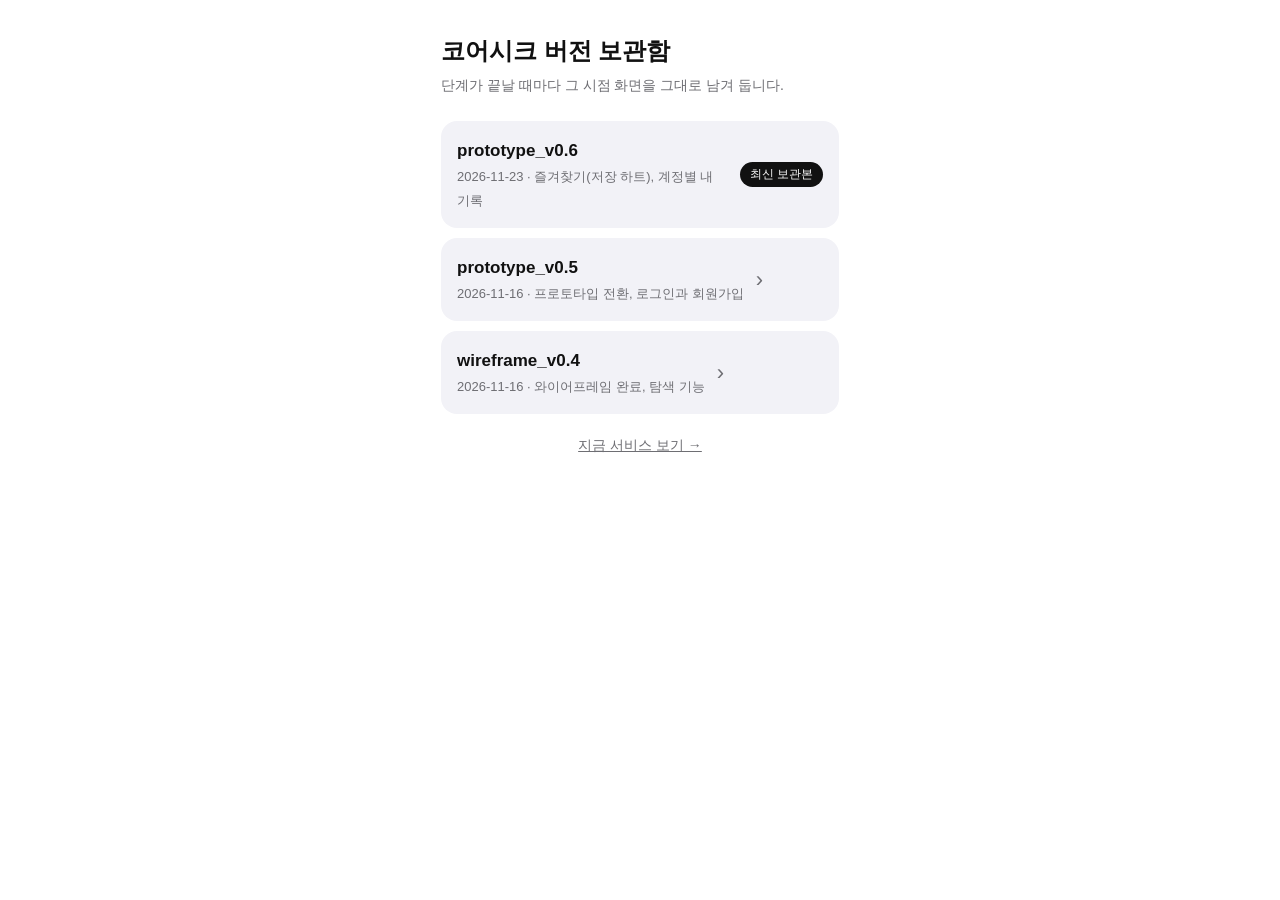
<file: pages/index.html>
<!DOCTYPE html>
<html lang="ko">
<head>
<meta charset="utf-8">
<meta name="viewport" content="width=device-width, initial-scale=1">
<title>코어시크 버전 보관함</title>
<style>
:root{--bg:#fff;--fg:#111;--mut:#6e6e73;--fill:#f2f2f7;--ac:#111;--acfg:#fff}
@media (prefers-color-scheme:dark){:root{--bg:#000;--fg:#f5f5f7;--mut:#98989d;--fill:#1c1c1e;--ac:#f5f5f7;--acfg:#000}}
*{box-sizing:border-box}
body{margin:0;background:var(--bg);color:var(--fg);font:15px/1.6 -apple-system,BlinkMacSystemFont,"Apple SD Gothic Neo","Noto Sans KR","Malgun Gothic",sans-serif}
main{max-width:430px;margin:0 auto;padding:32px 16px 48px}
h1{margin:0;font-size:24px}
p{margin:4px 0 24px;color:var(--mut);font-size:14px}
a.v{display:flex;align-items:center;gap:12px;margin-bottom:10px;padding:16px;border-radius:16px;background:var(--fill);color:inherit;text-decoration:none;transition:transform .12s}
a.v:active{transform:scale(.98)}
a.v b{display:block;font-size:17px}
a.v small{color:var(--mut);font-size:13px}
a.v span.tag{margin-left:auto;padding:3px 10px;border-radius:999px;background:var(--ac);color:var(--acfg);font-size:12px;white-space:nowrap}
a.v span.go{font-size:22px;color:var(--mut)}
.home{display:block;margin-top:20px;text-align:center;color:var(--mut);font-size:14px}
</style>
</head>
<body>
<main>
  <h1>코어시크 버전 보관함</h1>
  <p>단계가 끝날 때마다 그 시점 화면을 그대로 남겨 둡니다.</p>
  <a class="v" href="./prototype_v0.6/"><div><b>prototype_v0.6</b><small>2026-11-23 · 즐겨찾기(저장 하트), 계정별 내 기록</small></div><span class="tag">최신 보관본</span></a>
  <a class="v" href="./prototype_v0.5/"><div><b>prototype_v0.5</b><small>2026-11-16 · 프로토타입 전환, 로그인과 회원가입</small></div><span class="go">›</span></a>
  <a class="v" href="./wireframe_v0.4/"><div><b>wireframe_v0.4</b><small>2026-11-16 · 와이어프레임 완료, 탐색 기능</small></div><span class="go">›</span></a>
  <a class="home" href="../">지금 서비스 보기 →</a>
</main>
</body>
</html>
</file>
